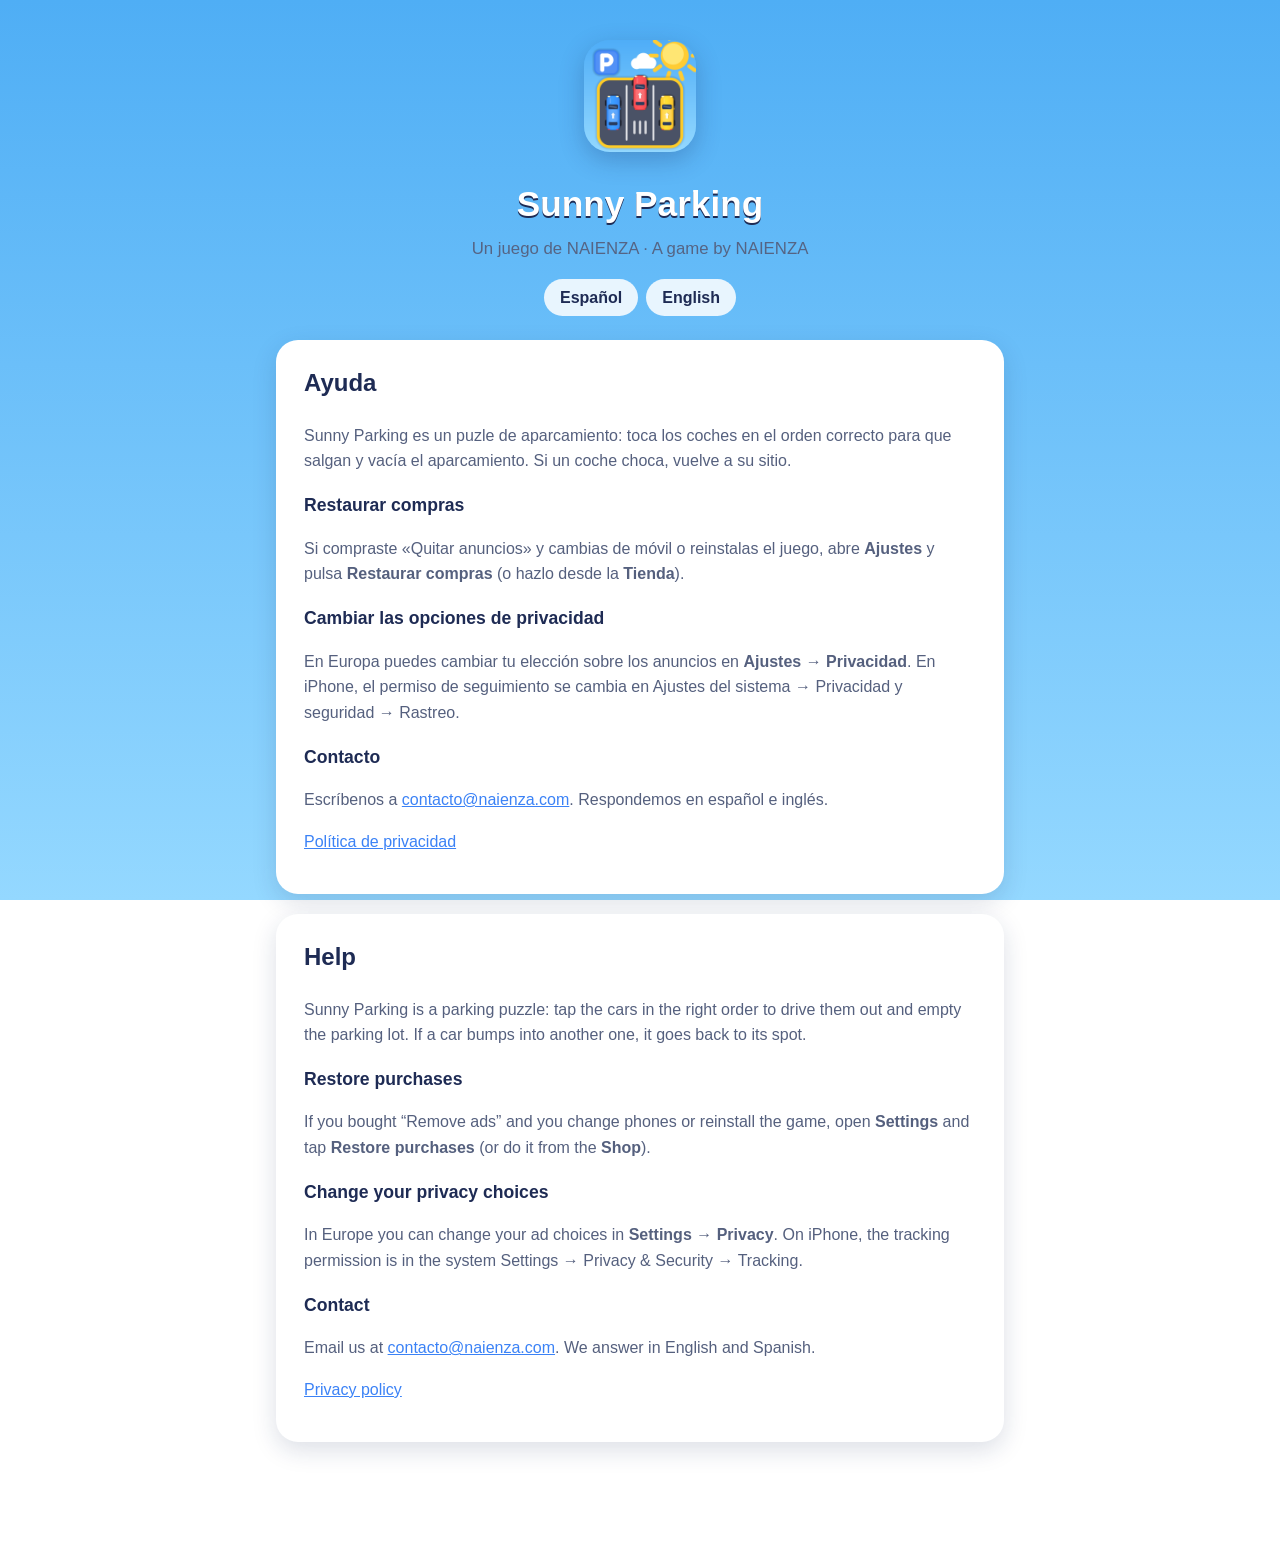
<file: index.html>
<!doctype html>
<html lang="es">
<head>
  <meta charset="utf-8">
  <meta name="viewport" content="width=device-width, initial-scale=1">
  <title>Sunny Parking — Soporte / Support</title>
  <meta name="description" content="Sunny Parking: puzle de aparcamiento de NAIENZA. Ayuda y contacto.">
  <link rel="stylesheet" href="style.css">
</head>
<body>
  <header>
    <img src="icon.png" alt="Sunny Parking">
    <h1>Sunny Parking</h1>
    <p>Un juego de NAIENZA · A game by NAIENZA</p>
    <nav class="languages"><a href="#es">Español</a><a href="#en">English</a></nav>
  </header>
  <main>
    <section id="es">
      <h2>Ayuda</h2>
      <p>Sunny Parking es un puzle de aparcamiento: toca los coches en el orden correcto para que salgan y vacía el
        aparcamiento. Si un coche choca, vuelve a su sitio.</p>
      <h3>Restaurar compras</h3>
      <p>Si compraste «Quitar anuncios» y cambias de móvil o reinstalas el juego, abre <strong>Ajustes</strong> y pulsa
        <strong>Restaurar compras</strong> (o hazlo desde la <strong>Tienda</strong>).</p>
      <h3>Cambiar las opciones de privacidad</h3>
      <p>En Europa puedes cambiar tu elección sobre los anuncios en <strong>Ajustes → Privacidad</strong>. En iPhone,
        el permiso de seguimiento se cambia en Ajustes del sistema → Privacidad y seguridad → Rastreo.</p>
      <h3>Contacto</h3>
      <p>Escríbenos a <a href="mailto:contacto@naienza.com">contacto@naienza.com</a>. Respondemos en español e inglés.</p>
      <p><a href="privacy.html#es">Política de privacidad</a></p>
    </section>
    <section id="en">
      <h2>Help</h2>
      <p>Sunny Parking is a parking puzzle: tap the cars in the right order to drive them out and empty the parking
        lot. If a car bumps into another one, it goes back to its spot.</p>
      <h3>Restore purchases</h3>
      <p>If you bought “Remove ads” and you change phones or reinstall the game, open <strong>Settings</strong> and tap
        <strong>Restore purchases</strong> (or do it from the <strong>Shop</strong>).</p>
      <h3>Change your privacy choices</h3>
      <p>In Europe you can change your ad choices in <strong>Settings → Privacy</strong>. On iPhone, the tracking
        permission is in the system Settings → Privacy &amp; Security → Tracking.</p>
      <h3>Contact</h3>
      <p>Email us at <a href="mailto:contacto@naienza.com">contacto@naienza.com</a>. We answer in English and Spanish.</p>
      <p><a href="privacy.html#en">Privacy policy</a></p>
    </section>
  </main>
  <footer>© 2026 NAIENZA · <a href="privacy.html">Privacidad / Privacy</a></footer>
</body>
</html>
</file>
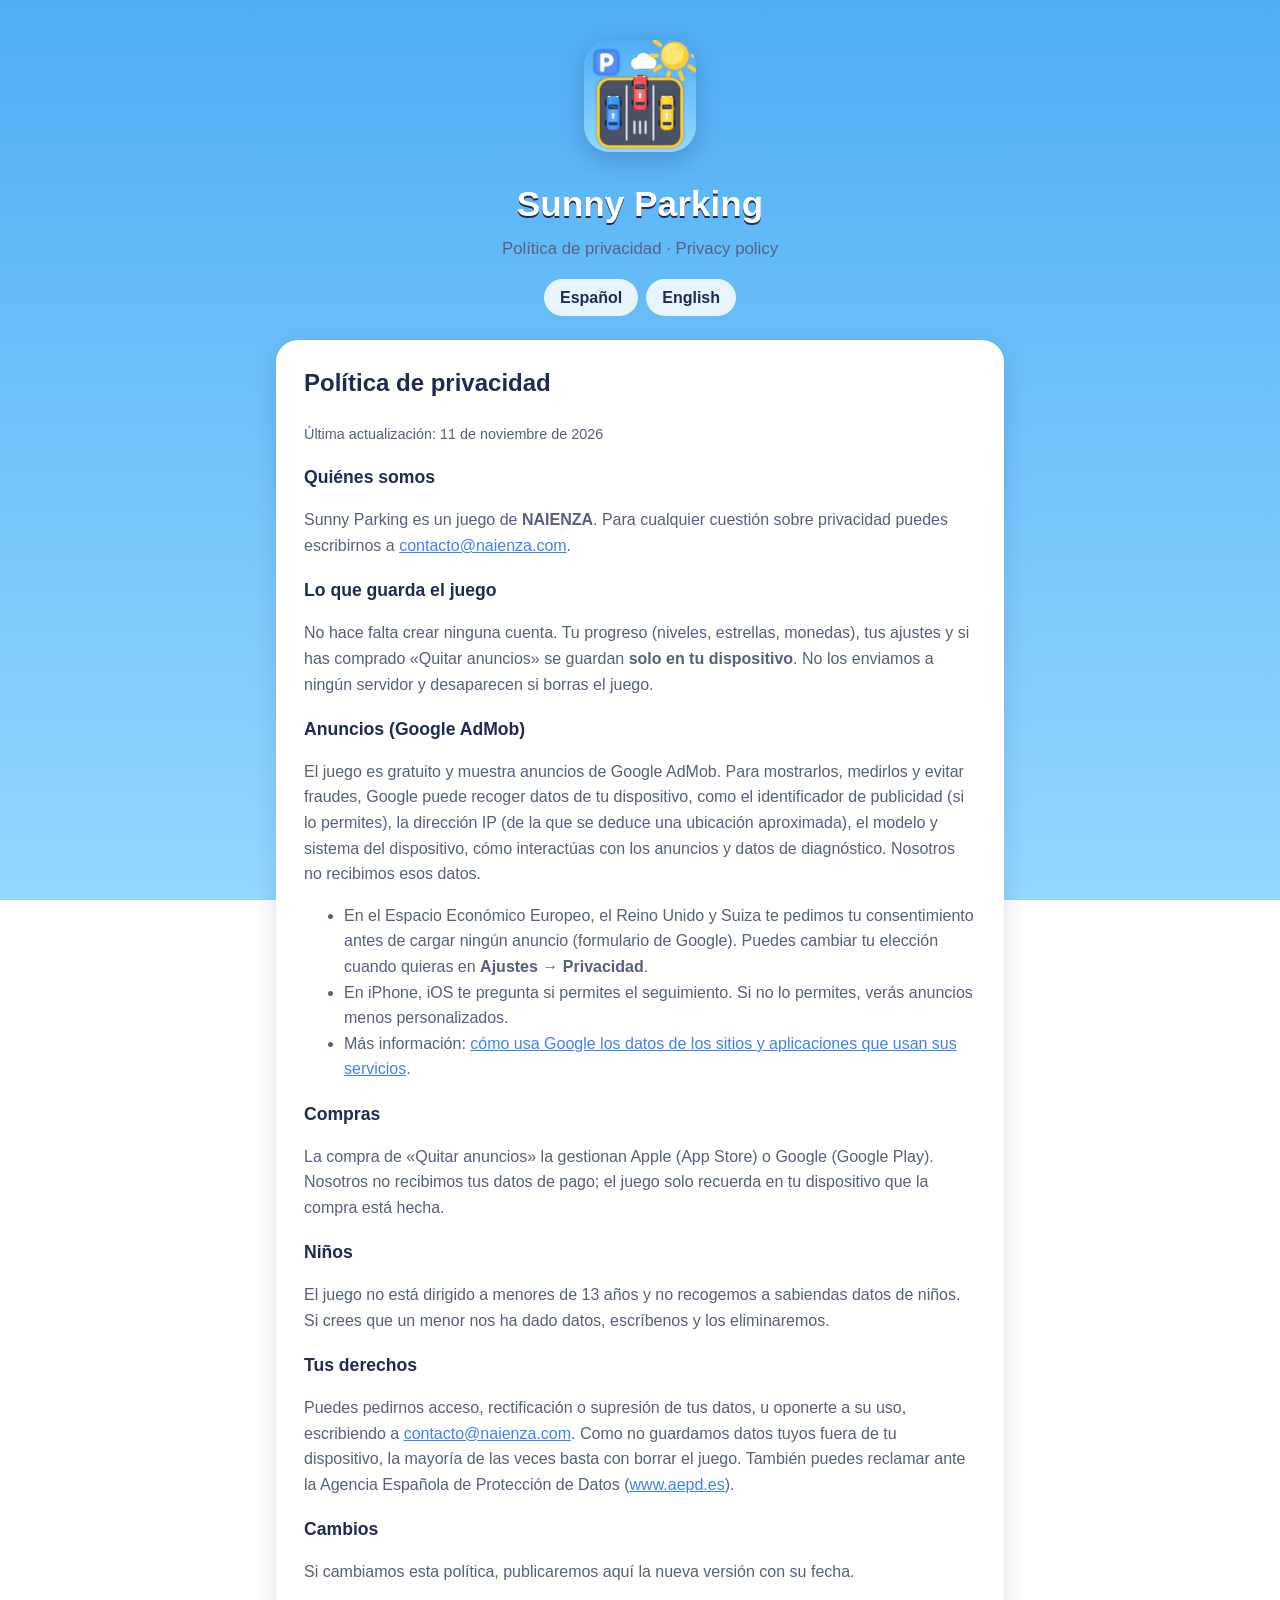
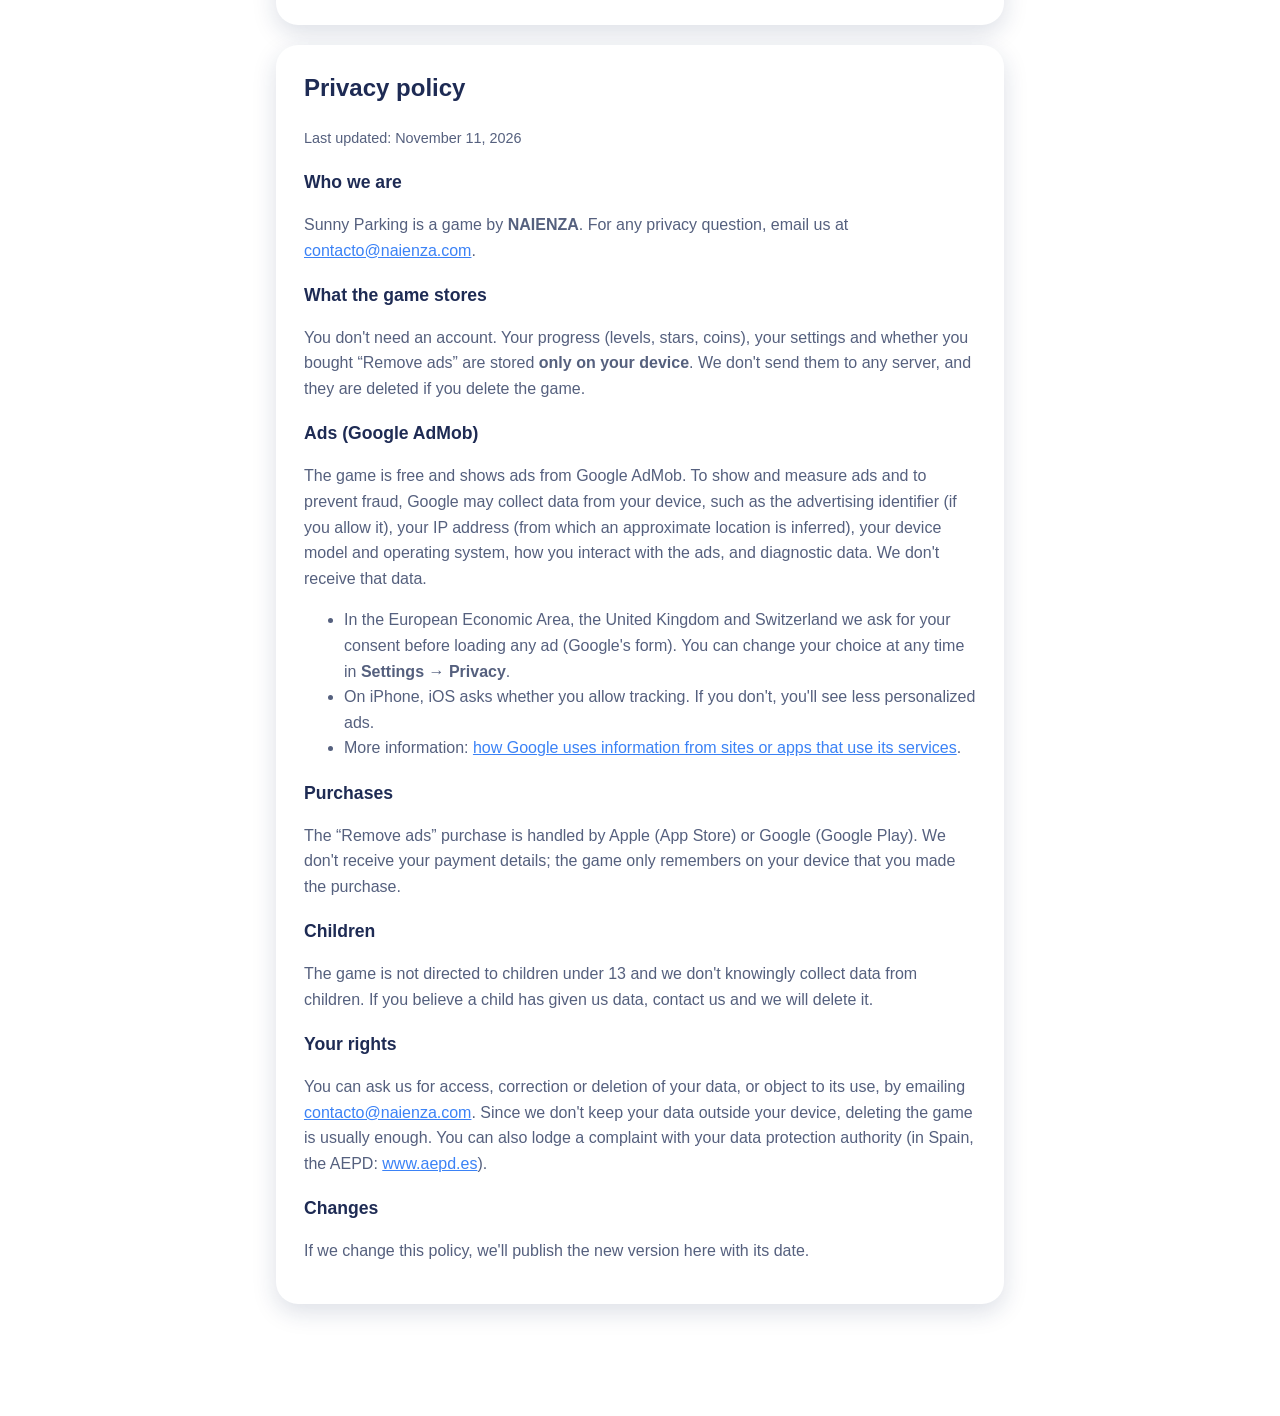
<file: privacy.html>
<!doctype html>
<html lang="es">
<head>
  <meta charset="utf-8">
  <meta name="viewport" content="width=device-width, initial-scale=1">
  <title>Sunny Parking — Política de privacidad / Privacy policy</title>
  <meta name="description" content="Política de privacidad del juego Sunny Parking, de NAIENZA.">
  <link rel="stylesheet" href="style.css">
</head>
<body>
  <header>
    <img src="icon.png" alt="Sunny Parking">
    <h1>Sunny Parking</h1>
    <p>Política de privacidad · Privacy policy</p>
    <nav class="languages"><a href="#es">Español</a><a href="#en">English</a></nav>
  </header>
  <main>
    <section id="es">
      <h2>Política de privacidad</h2>
      <p class="updated">Última actualización: 11 de noviembre de 2026</p>

      <h3>Quiénes somos</h3>
      <p>Sunny Parking es un juego de <strong>NAIENZA</strong>. Para cualquier cuestión sobre privacidad puedes escribirnos
        a <a href="mailto:contacto@naienza.com">contacto@naienza.com</a>.</p>

      <h3>Lo que guarda el juego</h3>
      <p>No hace falta crear ninguna cuenta. Tu progreso (niveles, estrellas, monedas), tus ajustes y si has comprado
        «Quitar anuncios» se guardan <strong>solo en tu dispositivo</strong>. No los enviamos a ningún servidor y
        desaparecen si borras el juego.</p>

      <h3>Anuncios (Google AdMob)</h3>
      <p>El juego es gratuito y muestra anuncios de Google AdMob. Para mostrarlos, medirlos y evitar fraudes, Google
        puede recoger datos de tu dispositivo, como el identificador de publicidad (si lo permites), la dirección IP
        (de la que se deduce una ubicación aproximada), el modelo y sistema del dispositivo, cómo interactúas con los
        anuncios y datos de diagnóstico. Nosotros no recibimos esos datos.</p>
      <ul>
        <li>En el Espacio Económico Europeo, el Reino Unido y Suiza te pedimos tu consentimiento antes de cargar ningún
          anuncio (formulario de Google). Puedes cambiar tu elección cuando quieras en <strong>Ajustes →
          Privacidad</strong>.</li>
        <li>En iPhone, iOS te pregunta si permites el seguimiento. Si no lo permites, verás anuncios menos
          personalizados.</li>
        <li>Más información: <a href="https://policies.google.com/technologies/partner-sites?hl=es">cómo usa Google
          los datos de los sitios y aplicaciones que usan sus servicios</a>.</li>
      </ul>

      <h3>Compras</h3>
      <p>La compra de «Quitar anuncios» la gestionan Apple (App Store) o Google (Google Play). Nosotros no recibimos tus
        datos de pago; el juego solo recuerda en tu dispositivo que la compra está hecha.</p>

      <h3>Niños</h3>
      <p>El juego no está dirigido a menores de 13 años y no recogemos a sabiendas datos de niños. Si crees que un menor
        nos ha dado datos, escríbenos y los eliminaremos.</p>

      <h3>Tus derechos</h3>
      <p>Puedes pedirnos acceso, rectificación o supresión de tus datos, u oponerte a su uso, escribiendo a
        <a href="mailto:contacto@naienza.com">contacto@naienza.com</a>. Como no guardamos datos tuyos fuera de tu
        dispositivo, la mayoría de las veces basta con borrar el juego. También puedes reclamar ante la Agencia
        Española de Protección de Datos (<a href="https://www.aepd.es">www.aepd.es</a>).</p>

      <h3>Cambios</h3>
      <p>Si cambiamos esta política, publicaremos aquí la nueva versión con su fecha.</p>
    </section>

    <section id="en">
      <h2>Privacy policy</h2>
      <p class="updated">Last updated: November 11, 2026</p>

      <h3>Who we are</h3>
      <p>Sunny Parking is a game by <strong>NAIENZA</strong>. For any privacy question, email us at
        <a href="mailto:contacto@naienza.com">contacto@naienza.com</a>.</p>

      <h3>What the game stores</h3>
      <p>You don't need an account. Your progress (levels, stars, coins), your settings and whether you bought
        “Remove ads” are stored <strong>only on your device</strong>. We don't send them to any server, and they are
        deleted if you delete the game.</p>

      <h3>Ads (Google AdMob)</h3>
      <p>The game is free and shows ads from Google AdMob. To show and measure ads and to prevent fraud, Google may
        collect data from your device, such as the advertising identifier (if you allow it), your IP address (from which
        an approximate location is inferred), your device model and operating system, how you interact with the ads,
        and diagnostic data. We don't receive that data.</p>
      <ul>
        <li>In the European Economic Area, the United Kingdom and Switzerland we ask for your consent before loading any
          ad (Google's form). You can change your choice at any time in <strong>Settings → Privacy</strong>.</li>
        <li>On iPhone, iOS asks whether you allow tracking. If you don't, you'll see less personalized ads.</li>
        <li>More information: <a href="https://policies.google.com/technologies/partner-sites">how Google uses information
          from sites or apps that use its services</a>.</li>
      </ul>

      <h3>Purchases</h3>
      <p>The “Remove ads” purchase is handled by Apple (App Store) or Google (Google Play). We don't receive your payment
        details; the game only remembers on your device that you made the purchase.</p>

      <h3>Children</h3>
      <p>The game is not directed to children under 13 and we don't knowingly collect data from children. If you
        believe a child has given us data, contact us and we will delete it.</p>

      <h3>Your rights</h3>
      <p>You can ask us for access, correction or deletion of your data, or object to its use, by emailing
        <a href="mailto:contacto@naienza.com">contacto@naienza.com</a>. Since we don't keep your data outside your device,
        deleting the game is usually enough. You can also lodge a complaint with your data protection authority (in
        Spain, the AEPD: <a href="https://www.aepd.es">www.aepd.es</a>).</p>

      <h3>Changes</h3>
      <p>If we change this policy, we'll publish the new version here with its date.</p>
    </section>
  </main>
  <footer>© 2026 NAIENZA · <a href="index.html">Soporte / Support</a></footer>
</body>
</html>
</file>
<file: style.css>
/* Sunny Parking — páginas de soporte y privacidad. Mismos colores que el juego. */
:root {
  --sky: #4faef5;
  --sky-light: #94d8ff;
  --ink: #1e2b54;
  --muted: #55607e;
  --card: #ffffff;
  --yellow: #ffcc33;
  --blue: #3b82f6;
}

* { box-sizing: border-box; }

body {
  margin: 0;
  font-family: -apple-system, BlinkMacSystemFont, "Segoe UI", Roboto, "Helvetica Neue", Arial, sans-serif;
  color: var(--ink);
  background: linear-gradient(180deg, var(--sky) 0%, var(--sky-light) 100%) fixed;
  line-height: 1.6;
}

header {
  text-align: center;
  padding: 40px 16px 24px;
  color: #fff;
}

header img {
  width: 112px;
  height: 112px;
  border-radius: 26px;
  box-shadow: 0 8px 24px rgba(20, 40, 90, 0.25);
}

header h1 {
  margin: 16px 0 4px;
  font-size: 2.2rem;
  text-shadow: 0 2px 0 var(--ink);
}

header p { margin: 0; font-size: 1.05rem; opacity: 0.95; }

nav.languages { margin-top: 16px; }

nav.languages a {
  display: inline-block;
  margin: 0 4px;
  padding: 6px 16px;
  border-radius: 999px;
  background: rgba(255, 255, 255, 0.85);
  color: var(--ink);
  text-decoration: none;
  font-weight: 600;
}

main {
  max-width: 760px;
  margin: 0 auto 48px;
  padding: 0 16px;
}

section {
  background: var(--card);
  border-radius: 22px;
  padding: 24px 28px;
  margin-bottom: 20px;
  box-shadow: 0 8px 24px rgba(20, 40, 90, 0.15);
}

h2 { margin-top: 0; font-size: 1.5rem; }
h3 { margin-bottom: 4px; font-size: 1.1rem; }
p, li { color: var(--muted); }
a { color: var(--blue); }
.updated { font-size: 0.9rem; }

footer {
  text-align: center;
  padding: 0 16px 40px;
  color: #fff;
  font-size: 0.95rem;
}

footer a { color: #fff; }

@media (max-width: 480px) {
  section { padding: 20px; }
  header h1 { font-size: 1.8rem; }
}
</file>
